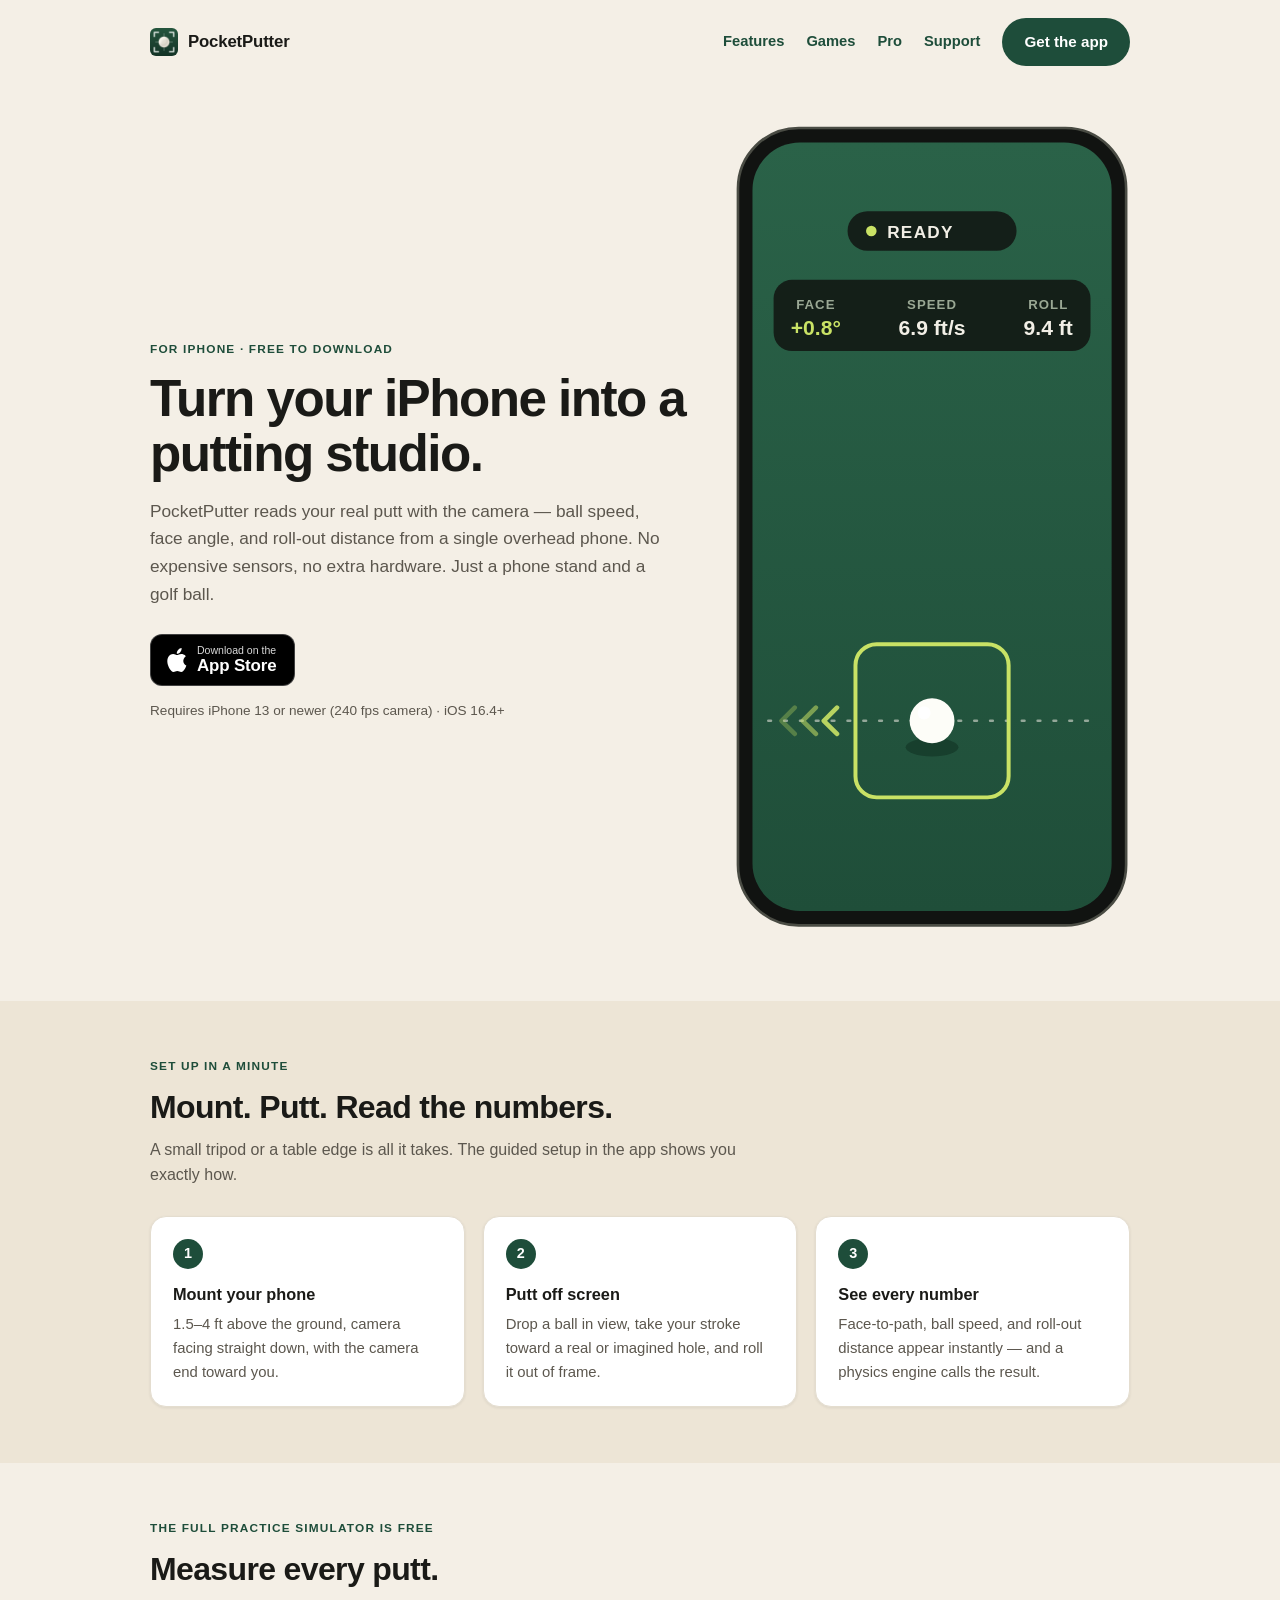
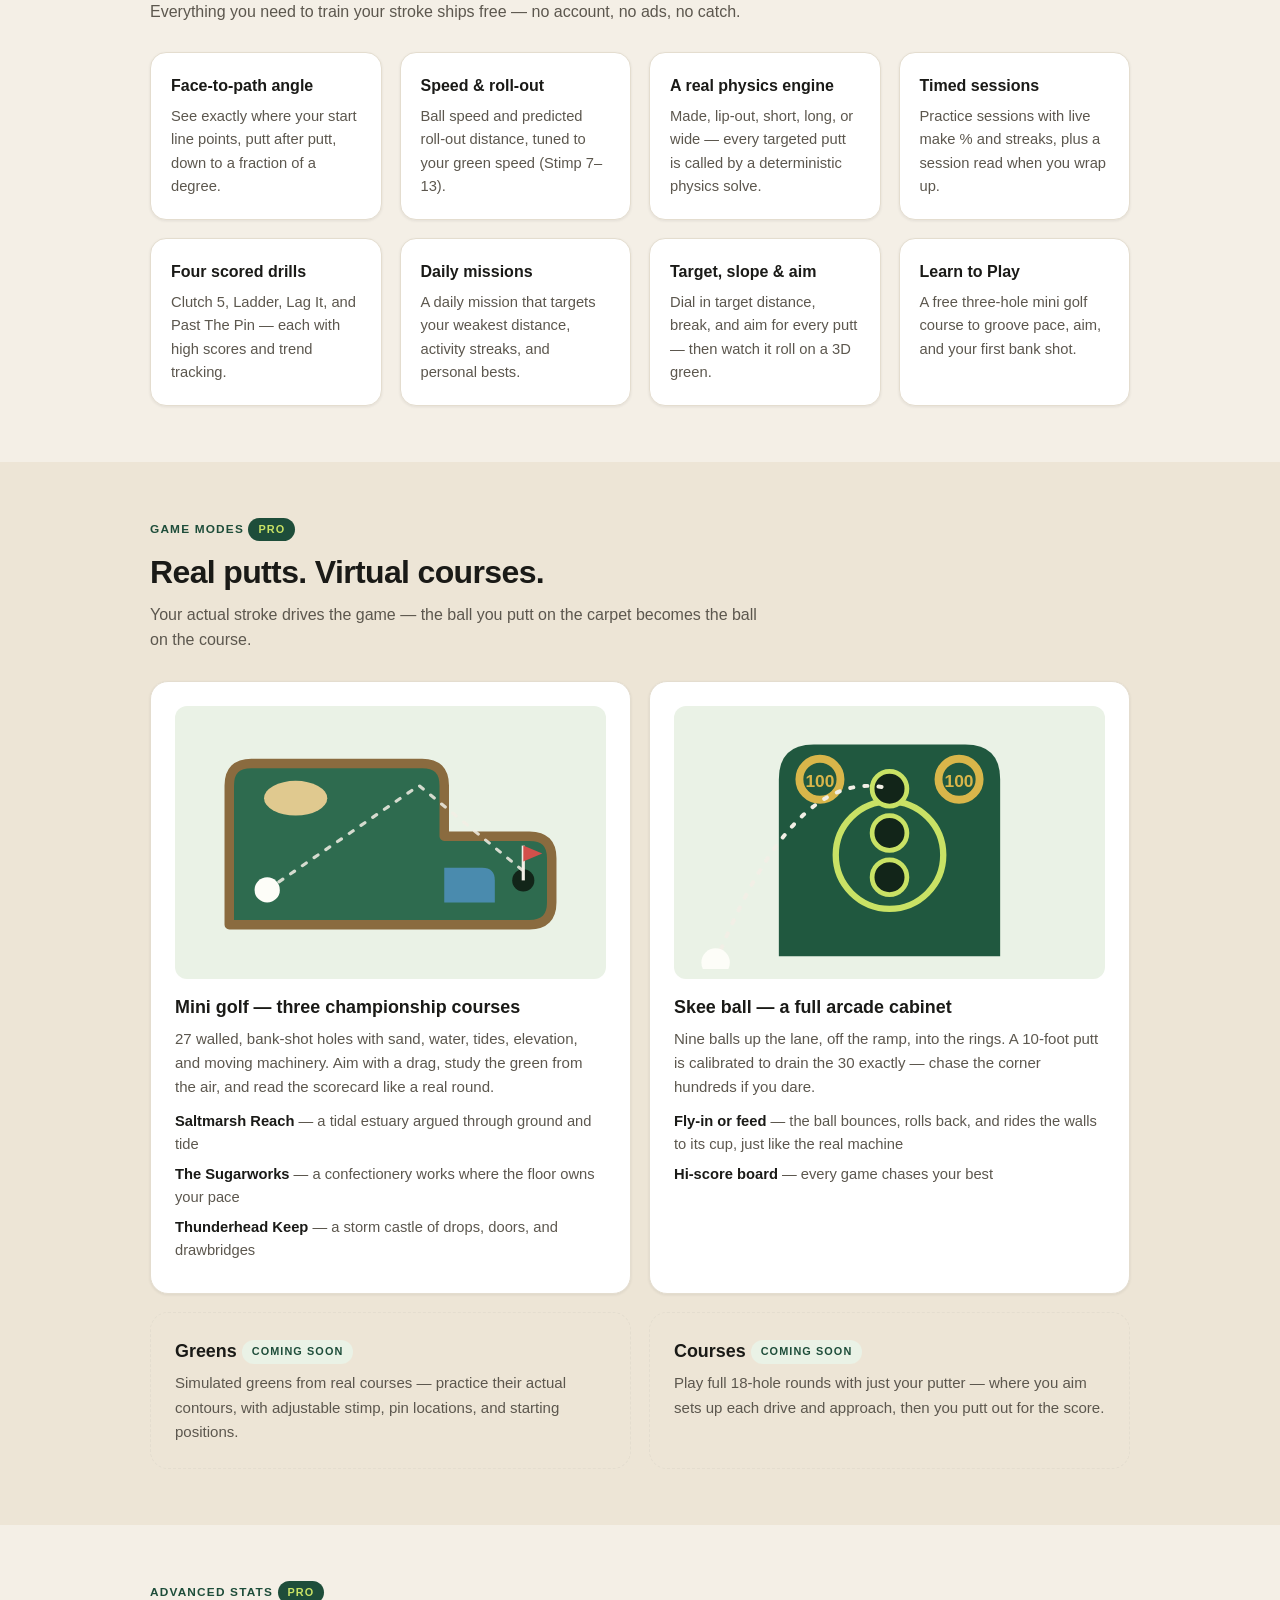
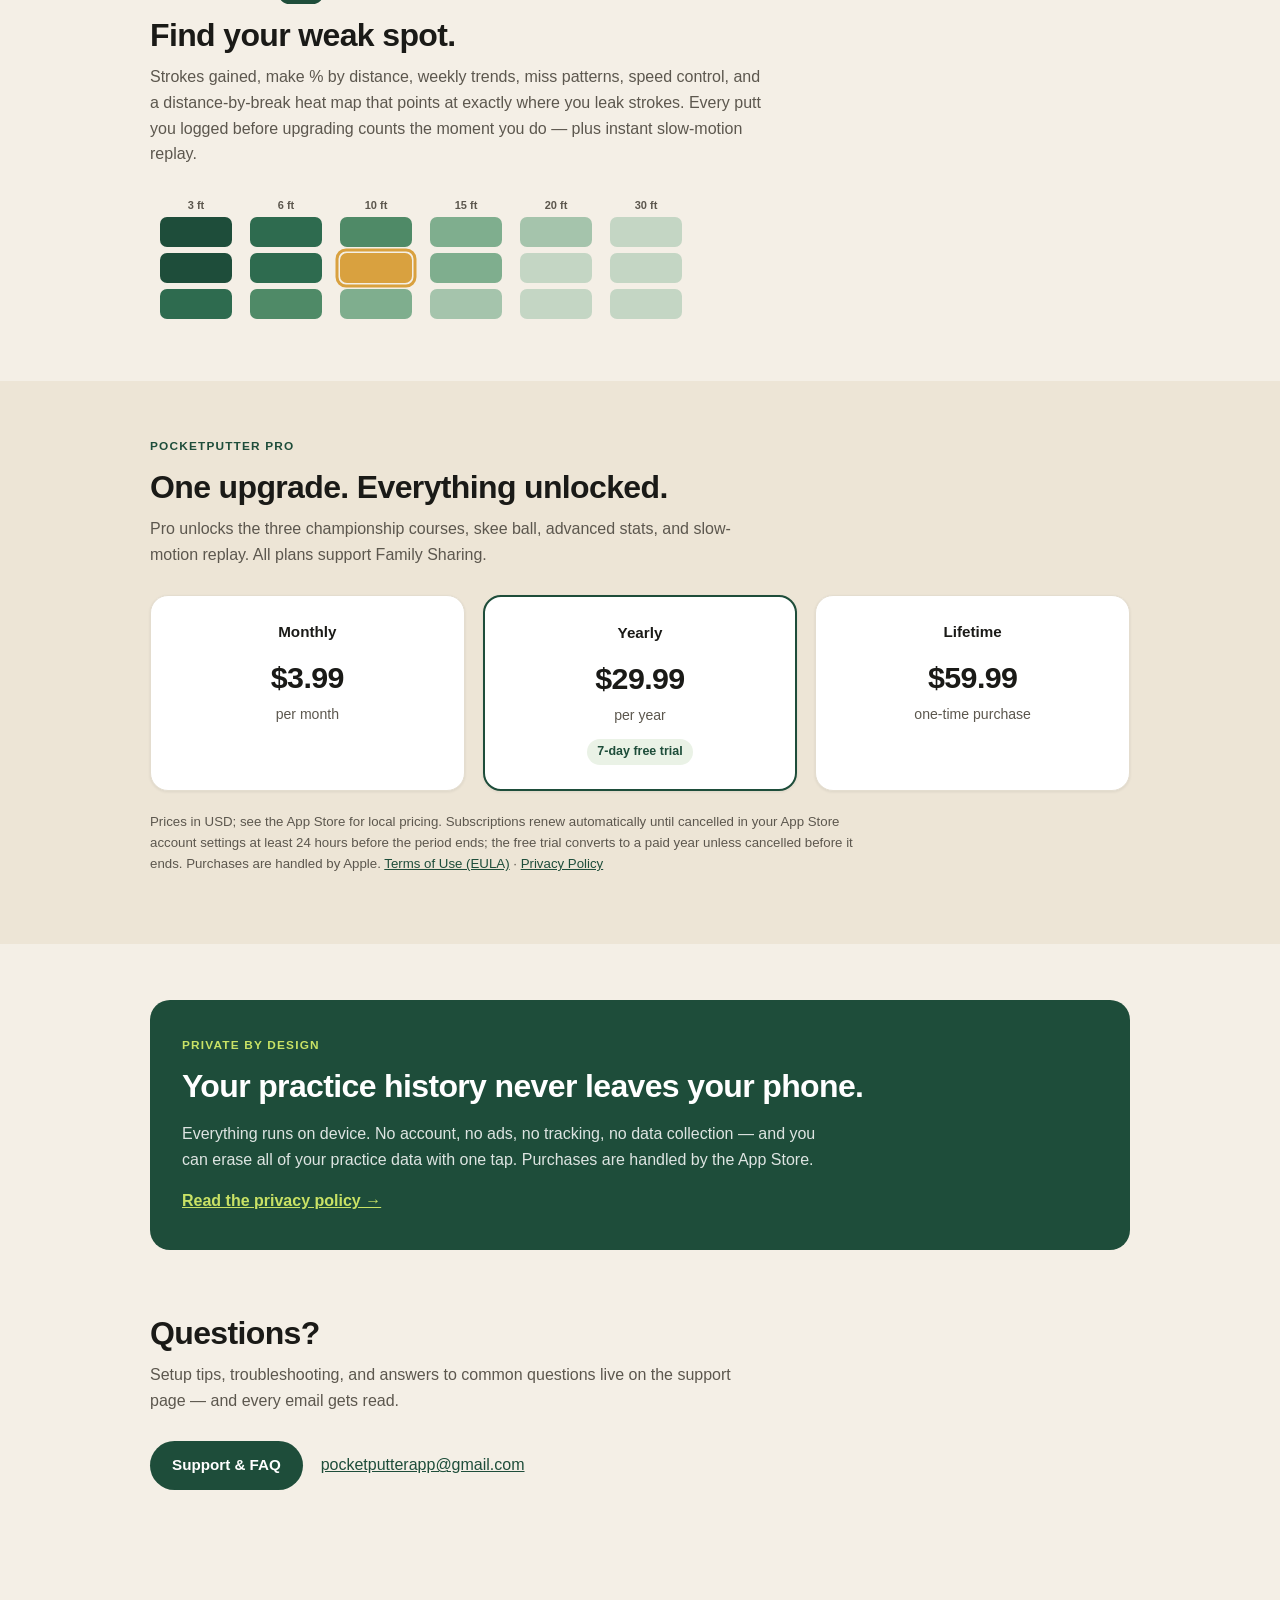
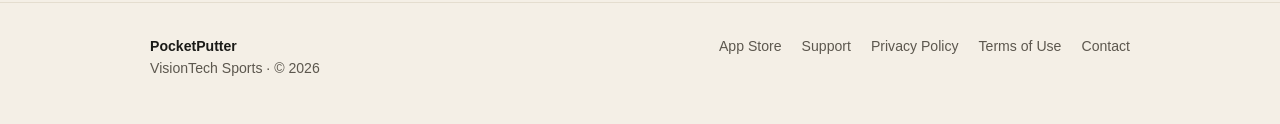
<file: index.html>
<!doctype html>
<html lang="en">
<head>
<meta charset="utf-8">
<meta name="viewport" content="width=device-width, initial-scale=1">
<title>PocketPutter — Turn your iPhone into a putting studio</title>
<meta name="description" content="PocketPutter reads your real putt with the iPhone camera — ball speed, face angle, and roll-out distance from a single overhead phone. Free on the App Store.">
<link rel="canonical" href="https://ahwang.github.io/pocketputter-site/">
<meta property="og:type" content="website">
<meta property="og:title" content="PocketPutter — Turn your iPhone into a putting studio">
<meta property="og:description" content="Ball speed, face angle, and roll-out distance from a single overhead iPhone. No sensors, no extra hardware. Free on the App Store.">
<meta property="og:url" content="https://ahwang.github.io/pocketputter-site/">
<meta property="og:image" content="https://ahwang.github.io/pocketputter-site/icon-1024.png">
<link rel="icon" type="image/png" sizes="32x32" href="favicon-32.png">
<link rel="apple-touch-icon" href="icon-180.png">
<link rel="stylesheet" href="styles.css">
</head>
<body>

<div class="wrap">
  <header class="site-header">
    <a class="brand" href="./">
      <img src="icon-64.png" width="28" height="28" alt="">
      PocketPutter
    </a>
    <nav class="site-nav site-nav--index" aria-label="Site">
      <a class="nav-link" href="#features">Features</a>
      <a class="nav-link" href="#games">Games</a>
      <a class="nav-link" href="#pro">Pro</a>
      <a class="nav-link" href="support.html">Support</a>
      <a class="btn" href="https://apps.apple.com/us/app/pocketputter-putting-simulator/id6767938857">Get&nbsp;the&nbsp;app</a>
    </nav>
  </header>
</div>

<main>

  <!-- ============ HERO ============ -->
  <section class="hero">
    <div class="wrap hero-grid">
      <div>
        <p class="eyebrow">For iPhone &middot; Free to download</p>
        <h1>Turn your iPhone into a putting studio.</h1>
        <p class="sub">PocketPutter reads your real putt with the camera &mdash; ball speed, face angle, and roll-out distance from a single overhead phone. No expensive sensors, no extra hardware. Just a phone stand and a golf ball.</p>
        <div class="hero-cta">
          <a class="appstore-badge" href="https://apps.apple.com/us/app/pocketputter-putting-simulator/id6767938857">
            <svg width="22" height="26" viewBox="0 0 22 26" aria-hidden="true" fill="#fff">
              <path d="M18.3 13.8c0-3 2.5-4.5 2.6-4.6-1.4-2-3.6-2.3-4.3-2.3-1.8-.2-3.6 1.1-4.5 1.1-.9 0-2.4-1.1-3.9-1.1-2 0-3.9 1.2-4.9 3-2.1 3.6-.5 9 1.5 12 1 1.4 2.2 3 3.7 3 1.5-.1 2-1 3.8-1s2.3 1 3.9 1c1.6 0 2.6-1.5 3.6-2.9 1.1-1.7 1.6-3.3 1.6-3.4-.1-.1-3.1-1.2-3.1-4.8zM15.4 4.9c.8-1 1.4-2.4 1.2-3.9-1.2.1-2.7.8-3.5 1.9-.8.9-1.5 2.4-1.3 3.8 1.4.1 2.8-.7 3.6-1.8z"/>
            </svg>
            <span><span class="small">Download on the</span><span class="big">App Store</span></span>
          </a>
        </div>
        <p class="fineprint">Requires iPhone&nbsp;13 or newer (240&nbsp;fps camera) &middot; iOS&nbsp;16.4+</p>
      </div>

      <div class="hero-art">
        <svg viewBox="0 0 300 610" role="img" aria-label="Illustration of the PocketPutter camera view: a golf ball centered in the detection box with face-to-path, ball speed, and distance readouts">
          <defs>
            <linearGradient id="felt" x1="0" y1="0" x2="0" y2="1">
              <stop offset="0" stop-color="#2A6248"/>
              <stop offset="1" stop-color="#1F4E39"/>
            </linearGradient>
          </defs>
          <!-- phone body -->
          <rect x="3" y="3" width="294" height="604" rx="46" fill="#111311" stroke="#4A4C44" stroke-width="2"/>
          <rect x="14" y="14" width="272" height="582" rx="36" fill="url(#felt)"/>
          <!-- READY pill -->
          <rect x="86" y="66" width="128" height="30" rx="15" fill="#10120F" opacity="0.82"/>
          <circle cx="104" cy="81" r="4" fill="#C9E265"/>
          <text x="116" y="86" font-family="-apple-system, Segoe UI, Roboto, sans-serif" font-size="13" font-weight="700" fill="#F2EFE6" letter-spacing="1">READY</text>
          <!-- metric chips -->
          <g font-family="-apple-system, Segoe UI, Roboto, sans-serif">
            <rect x="30" y="118" width="240" height="54" rx="14" fill="#10120F" opacity="0.82"/>
            <text x="62" y="140" font-size="10" font-weight="600" fill="#9AA894" text-anchor="middle" letter-spacing="0.8">FACE</text>
            <text x="62" y="160" font-size="16" font-weight="800" fill="#C9E265" text-anchor="middle">+0.8&#176;</text>
            <text x="150" y="140" font-size="10" font-weight="600" fill="#9AA894" text-anchor="middle" letter-spacing="0.8">SPEED</text>
            <text x="150" y="160" font-size="16" font-weight="800" fill="#F2EFE6" text-anchor="middle">6.9 ft/s</text>
            <text x="238" y="140" font-size="10" font-weight="600" fill="#9AA894" text-anchor="middle" letter-spacing="0.8">ROLL</text>
            <text x="238" y="160" font-size="16" font-weight="800" fill="#F2EFE6" text-anchor="middle">9.4 ft</text>
          </g>
          <!-- target line -->
          <line x1="26" y1="452" x2="274" y2="452" stroke="#F2EFE6" stroke-width="2" stroke-dasharray="2 10" opacity="0.55" stroke-linecap="round"/>
          <!-- detection box -->
          <rect x="92" y="394" width="116" height="116" rx="16" fill="none" stroke="#C9E265" stroke-width="3"/>
          <!-- ball -->
          <ellipse cx="150" cy="472" rx="20" ry="7" fill="#0E2C1F" opacity="0.5"/>
          <circle cx="150" cy="452" r="17" fill="#FDFDF8"/>
          <circle cx="144" cy="446" r="5" fill="#FFFFFF" opacity="0.9"/>
          <!-- exit chevrons (ball exits left) -->
          <g stroke="#C9E265" stroke-width="3.5" stroke-linecap="round" stroke-linejoin="round" fill="none" opacity="0.9">
            <path d="M78 442 l-10 10 l10 10"/>
            <path d="M62 442 l-10 10 l10 10" opacity="0.6"/>
            <path d="M46 442 l-10 10 l10 10" opacity="0.35"/>
          </g>
        </svg>
      </div>
    </div>
  </section>

  <!-- ============ HOW IT WORKS ============ -->
  <section class="section section--alt" id="how">
    <div class="wrap">
      <p class="eyebrow">Set up in a minute</p>
      <h2>Mount. Putt. Read the numbers.</h2>
      <p class="lede">A small tripod or a table edge is all it takes. The guided setup in the app shows you exactly how.</p>
      <div class="steps">
        <div class="step">
          <span class="num">1</span>
          <h3>Mount your phone</h3>
          <p>1.5&ndash;4 ft above the ground, camera facing straight down, with the camera end toward you.</p>
        </div>
        <div class="step">
          <span class="num">2</span>
          <h3>Putt off screen</h3>
          <p>Drop a ball in view, take your stroke toward a real or imagined hole, and roll it out of frame.</p>
        </div>
        <div class="step">
          <span class="num">3</span>
          <h3>See every number</h3>
          <p>Face-to-path, ball speed, and roll-out distance appear instantly &mdash; and a physics engine calls the result.</p>
        </div>
      </div>
    </div>
  </section>

  <!-- ============ FREE FEATURES ============ -->
  <section class="section" id="features">
    <div class="wrap">
      <p class="eyebrow">The full practice simulator is free</p>
      <h2>Measure every putt.</h2>
      <p class="lede">Everything you need to train your stroke ships free &mdash; no account, no ads, no catch.</p>
      <div class="features">
        <div class="feature">
          <h3>Face-to-path angle</h3>
          <p>See exactly where your start line points, putt after putt, down to a fraction of a degree.</p>
        </div>
        <div class="feature">
          <h3>Speed &amp; roll-out</h3>
          <p>Ball speed and predicted roll-out distance, tuned to your green speed (Stimp 7&ndash;13).</p>
        </div>
        <div class="feature">
          <h3>A real physics engine</h3>
          <p>Made, lip-out, short, long, or wide &mdash; every targeted putt is called by a deterministic physics solve.</p>
        </div>
        <div class="feature">
          <h3>Timed sessions</h3>
          <p>Practice sessions with live make&nbsp;% and streaks, plus a session read when you wrap up.</p>
        </div>
        <div class="feature">
          <h3>Four scored drills</h3>
          <p>Clutch&nbsp;5, Ladder, Lag&nbsp;It, and Past&nbsp;The&nbsp;Pin &mdash; each with high scores and trend tracking.</p>
        </div>
        <div class="feature">
          <h3>Daily missions</h3>
          <p>A daily mission that targets your weakest distance, activity streaks, and personal bests.</p>
        </div>
        <div class="feature">
          <h3>Target, slope &amp; aim</h3>
          <p>Dial in target distance, break, and aim for every putt &mdash; then watch it roll on a 3D green.</p>
        </div>
        <div class="feature">
          <h3>Learn to Play</h3>
          <p>A free three-hole mini golf course to groove pace, aim, and your first bank shot.</p>
        </div>
      </div>
    </div>
  </section>

  <!-- ============ GAMES ============ -->
  <section class="section section--alt" id="games">
    <div class="wrap">
      <p class="eyebrow">Game modes <span class="pro-pill">PRO</span></p>
      <h2>Real putts. Virtual courses.</h2>
      <p class="lede">Your actual stroke drives the game &mdash; the ball you putt on the carpet becomes the ball on the course.</p>
      <div class="games-grid">
        <div class="game-card">
          <div class="art">
            <svg viewBox="0 0 260 160" role="img" aria-label="Top-down plan of a mini golf hole with a banked aim line to the cup">
              <path d="M28 132 L28 44 Q28 30 42 30 L150 30 Q164 30 164 44 L164 76 L218 76 Q232 76 232 90 L232 118 Q232 132 218 132 Z"
                    fill="#2E6B4F" stroke="#8A6B3F" stroke-width="6" stroke-linejoin="round"/>
              <ellipse cx="70" cy="52" rx="20" ry="11" fill="#E0C98F"/>
              <path d="M164 96 L188 96 Q196 96 196 104 L196 118 L164 118 Z" fill="#4E8FB8" opacity="0.9"/>
              <circle cx="214" cy="104" r="7" fill="#122519"/>
              <line x1="214" y1="104" x2="214" y2="82" stroke="#F2EFE6" stroke-width="2"/>
              <path d="M214 82 l12 5 l-12 5 z" fill="#D2504B"/>
              <polyline points="52,110 148,44 214,98" fill="none" stroke="#F2EFE6" stroke-width="2" stroke-dasharray="3 6" opacity="0.85" stroke-linecap="round"/>
              <circle cx="52" cy="110" r="8" fill="#FDFDF8"/>
            </svg>
          </div>
          <h3>Mini golf &mdash; three championship courses</h3>
          <p>27 walled, bank-shot holes with sand, water, tides, elevation, and moving machinery. Aim with a drag, study the green from the air, and read the scorecard like a real round.</p>
          <ul class="course-list">
            <li><strong>Saltmarsh Reach</strong> &mdash; a tidal estuary argued through ground and tide</li>
            <li><strong>The Sugarworks</strong> &mdash; a confectionery works where the floor owns your pace</li>
            <li><strong>Thunderhead Keep</strong> &mdash; a storm castle of drops, doors, and drawbridges</li>
          </ul>
        </div>
        <div class="game-card">
          <div class="art">
            <svg viewBox="0 0 260 160" role="img" aria-label="A skee ball board with scoring rings and the ball&#8217;s arc into a cup">
              <path d="M60 152 L60 40 Q60 18 82 18 L178 18 Q200 18 200 40 L200 152 Z" fill="#20583F"/>
              <circle cx="86" cy="40" r="13" fill="none" stroke="#D9B64A" stroke-width="5"/>
              <circle cx="174" cy="40" r="13" fill="none" stroke="#D9B64A" stroke-width="5"/>
              <circle cx="130" cy="88" r="34" fill="none" stroke="#C9E265" stroke-width="4"/>
              <circle cx="130" cy="46" r="11" fill="#122519" stroke="#C9E265" stroke-width="3"/>
              <circle cx="130" cy="74" r="11" fill="#122519" stroke="#C9E265" stroke-width="3"/>
              <circle cx="130" cy="102" r="11" fill="#122519" stroke="#C9E265" stroke-width="3"/>
              <path d="M20 156 Q70 30 130 46" fill="none" stroke="#F2EFE6" stroke-width="2.5" stroke-dasharray="2 7" stroke-linecap="round"/>
              <circle cx="20" cy="156" r="9" fill="#FDFDF8"/>
              <text x="86" y="45" font-family="-apple-system, Segoe UI, Roboto, sans-serif" font-size="11" font-weight="800" fill="#D9B64A" text-anchor="middle">100</text>
              <text x="174" y="45" font-family="-apple-system, Segoe UI, Roboto, sans-serif" font-size="11" font-weight="800" fill="#D9B64A" text-anchor="middle">100</text>
            </svg>
          </div>
          <h3>Skee ball &mdash; a full arcade cabinet</h3>
          <p>Nine balls up the lane, off the ramp, into the rings. A 10-foot putt is calibrated to drain the 30 exactly &mdash; chase the corner hundreds if you dare.</p>
          <ul class="course-list">
            <li><strong>Fly-in or feed</strong> &mdash; the ball bounces, rolls back, and rides the walls to its cup, just like the real machine</li>
            <li><strong>Hi-score board</strong> &mdash; every game chases your best</li>
          </ul>
        </div>
      </div>
      <div class="games-grid" style="margin-top: 18px;">
        <div class="game-card game-card--soon">
          <h3>Greens <span class="soon-pill">COMING&nbsp;SOON</span></h3>
          <p>Simulated greens from real courses &mdash; practice their actual contours, with adjustable stimp, pin locations, and starting positions.</p>
        </div>
        <div class="game-card game-card--soon">
          <h3>Courses <span class="soon-pill">COMING&nbsp;SOON</span></h3>
          <p>Play full 18-hole rounds with just your putter &mdash; where you aim sets up each drive and approach, then you putt out for the score.</p>
        </div>
      </div>
    </div>
  </section>

  <!-- ============ STATS ============ -->
  <section class="section" id="stats">
    <div class="wrap">
      <p class="eyebrow">Advanced stats <span class="pro-pill">PRO</span></p>
      <h2>Find your weak spot.</h2>
      <p class="lede">Strokes gained, make&nbsp;% by distance, weekly trends, miss patterns, speed control, and a distance-by-break heat map that points at exactly where you leak strokes. Every putt you logged before upgrading counts the moment you do &mdash; plus instant slow-motion replay.</p>
      <svg viewBox="0 0 560 130" role="img" aria-label="A make-percentage heat map by distance and break, with one weak cell highlighted" style="max-width:560px; display:block;">
        <g font-family="-apple-system, Segoe UI, Roboto, sans-serif" font-size="11" font-weight="600" style="fill: var(--muted);">
          <text x="46" y="14" text-anchor="middle">3 ft</text>
          <text x="136" y="14" text-anchor="middle">6 ft</text>
          <text x="226" y="14" text-anchor="middle">10 ft</text>
          <text x="316" y="14" text-anchor="middle">15 ft</text>
          <text x="406" y="14" text-anchor="middle">20 ft</text>
          <text x="496" y="14" text-anchor="middle">30 ft</text>
        </g>
        <g>
          <rect x="10" y="22" width="72" height="30" rx="7" fill="#1E4D3A"/>
          <rect x="100" y="22" width="72" height="30" rx="7" fill="#2E6B4F"/>
          <rect x="190" y="22" width="72" height="30" rx="7" fill="#4F8A67"/>
          <rect x="280" y="22" width="72" height="30" rx="7" fill="#7FAE8E"/>
          <rect x="370" y="22" width="72" height="30" rx="7" fill="#A5C4AC"/>
          <rect x="460" y="22" width="72" height="30" rx="7" fill="#C4D6C4"/>
          <rect x="10" y="58" width="72" height="30" rx="7" fill="#1E4D3A"/>
          <rect x="100" y="58" width="72" height="30" rx="7" fill="#2E6B4F"/>
          <rect x="190" y="58" width="72" height="30" rx="7" fill="#D9A13F"/>
          <rect x="280" y="58" width="72" height="30" rx="7" fill="#7FAE8E"/>
          <rect x="370" y="58" width="72" height="30" rx="7" fill="#C4D6C4"/>
          <rect x="460" y="58" width="72" height="30" rx="7" fill="#C4D6C4"/>
          <rect x="10" y="94" width="72" height="30" rx="7" fill="#2E6B4F"/>
          <rect x="100" y="94" width="72" height="30" rx="7" fill="#4F8A67"/>
          <rect x="190" y="94" width="72" height="30" rx="7" fill="#7FAE8E"/>
          <rect x="280" y="94" width="72" height="30" rx="7" fill="#A5C4AC"/>
          <rect x="370" y="94" width="72" height="30" rx="7" fill="#C4D6C4"/>
          <rect x="460" y="94" width="72" height="30" rx="7" fill="#C4D6C4"/>
        </g>
        <rect x="187" y="55" width="78" height="36" rx="9" fill="none" stroke="#D9A13F" stroke-width="3"/>
      </svg>
    </div>
  </section>

  <!-- ============ PRO / PRICING ============ -->
  <section class="section section--alt" id="pro">
    <div class="wrap">
      <p class="eyebrow">PocketPutter Pro</p>
      <h2>One upgrade. Everything unlocked.</h2>
      <p class="lede">Pro unlocks the three championship courses, skee ball, advanced stats, and slow-motion replay. All plans support Family Sharing.</p>
      <div class="plans">
        <div class="plan">
          <p class="plan-name">Monthly</p>
          <p class="plan-price">$3.99</p>
          <p class="plan-term">per month</p>
        </div>
        <div class="plan plan--hero">
          <p class="plan-name">Yearly</p>
          <p class="plan-price">$29.99</p>
          <p class="plan-term">per year</p>
          <span class="plan-note">7-day free trial</span>
        </div>
        <div class="plan">
          <p class="plan-name">Lifetime</p>
          <p class="plan-price">$59.99</p>
          <p class="plan-term">one-time purchase</p>
        </div>
      </div>
      <p class="pricing-fineprint">Prices in USD; see the App Store for local pricing. Subscriptions renew automatically until cancelled in your App Store account settings at least 24 hours before the period ends; the free trial converts to a paid year unless cancelled before it ends. Purchases are handled by Apple. <a href="https://www.apple.com/legal/internet-services/itunes/dev/stdeula/">Terms of Use (EULA)</a> &middot; <a href="privacy.html">Privacy Policy</a></p>
    </div>
  </section>

  <!-- ============ PRIVACY ============ -->
  <section class="section">
    <div class="wrap">
      <div class="privacy-band">
        <p class="eyebrow" style="color:#C9E265;">Private by design</p>
        <h2>Your practice history never leaves your phone.</h2>
        <p>Everything runs on device. No account, no ads, no tracking, no data collection &mdash; and you can erase all of your practice data with one tap. Purchases are handled by the App Store.</p>
        <p style="margin-bottom:0;"><a href="privacy.html">Read the privacy policy &rarr;</a></p>
      </div>
    </div>
  </section>

  <!-- ============ SUPPORT CTA ============ -->
  <section class="section" id="support" style="padding-top:8px;">
    <div class="wrap">
      <h2>Questions?</h2>
      <p class="lede">Setup tips, troubleshooting, and answers to common questions live on the support page &mdash; and every email gets read.</p>
      <p>
        <a class="btn" href="support.html">Support &amp; FAQ</a>
        &nbsp;&nbsp;
        <a href="mailto:pocketputterapp@gmail.com">pocketputterapp@gmail.com</a>
      </p>
    </div>
  </section>

</main>

<footer class="site-footer">
  <div class="wrap footer-grid">
    <div>
      <strong style="color:var(--ink);">PocketPutter</strong><br>
      VisionTech Sports &middot; &copy; 2026
    </div>
    <nav class="footer-links" aria-label="Footer">
      <a href="https://apps.apple.com/us/app/pocketputter-putting-simulator/id6767938857">App Store</a>
      <a href="support.html">Support</a>
      <a href="privacy.html">Privacy Policy</a>
      <a href="https://www.apple.com/legal/internet-services/itunes/dev/stdeula/">Terms of Use</a>
      <a href="mailto:pocketputterapp@gmail.com">Contact</a>
    </nav>
  </div>
</footer>

</body>
</html>
</file>
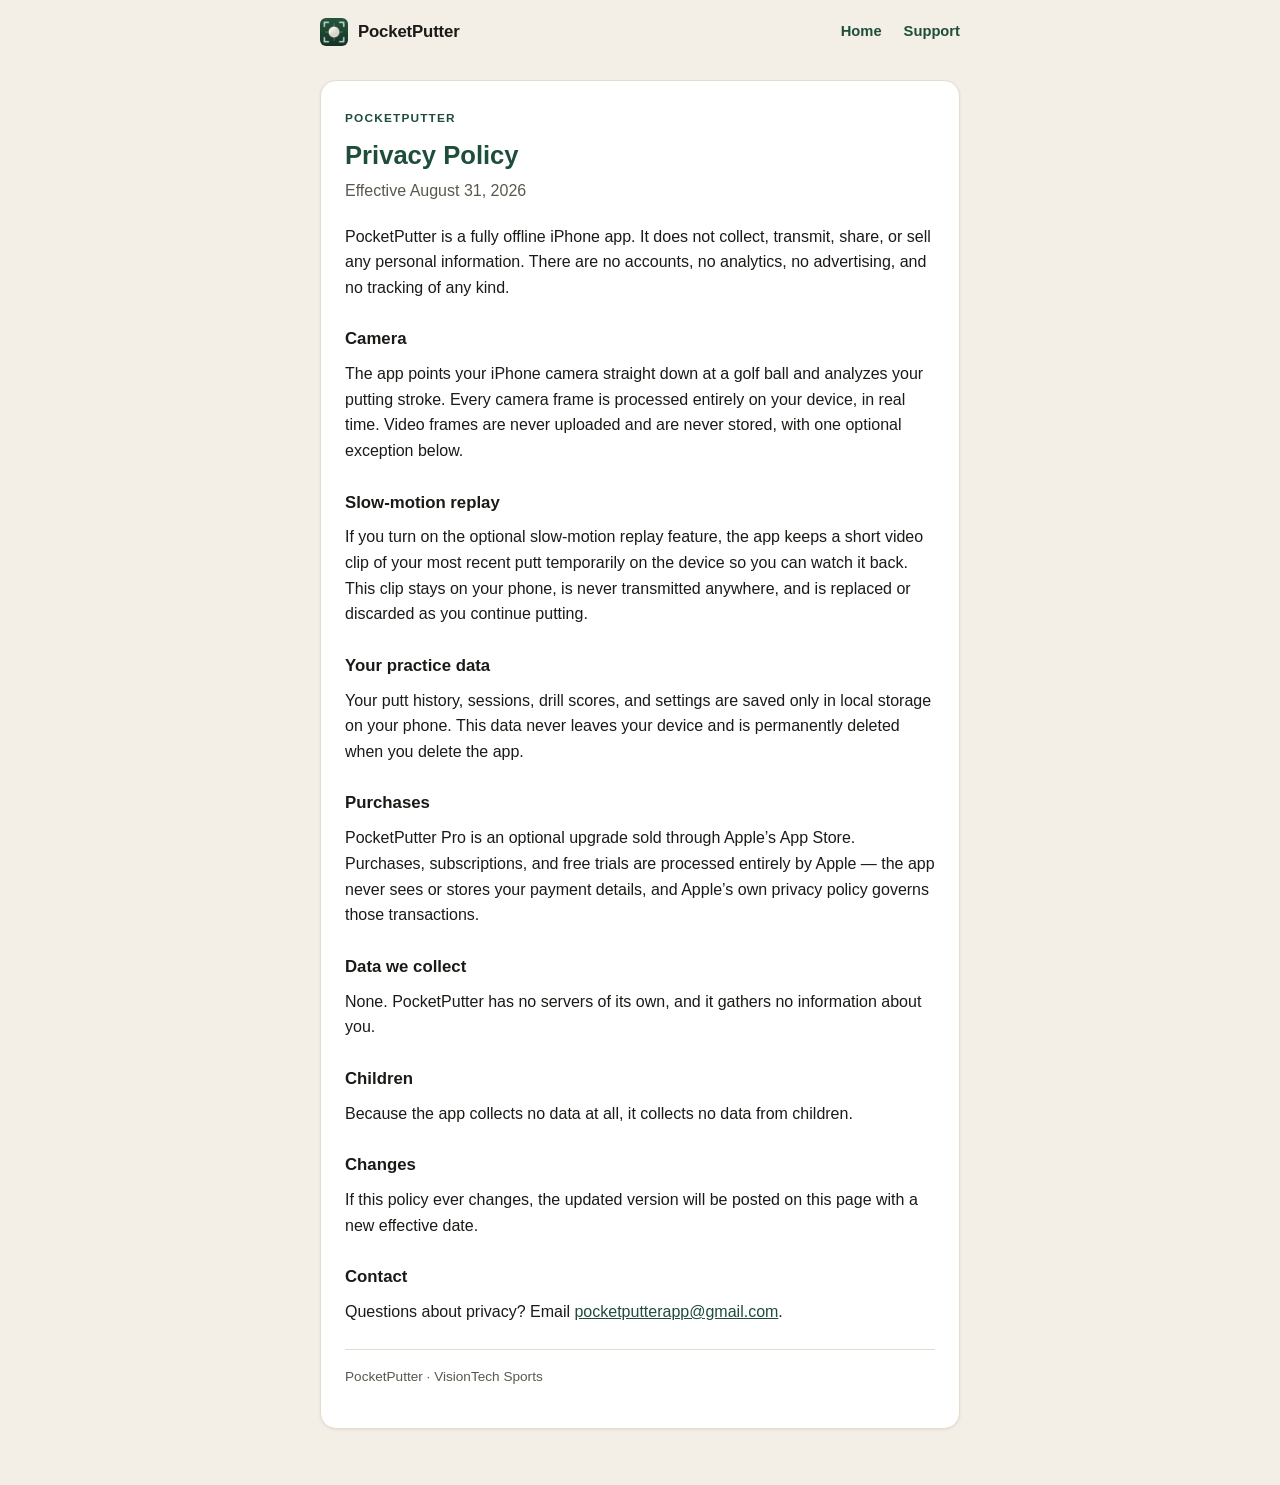
<file: privacy.html>
<!doctype html>
<html lang="en">
<head>
<meta charset="utf-8">
<meta name="viewport" content="width=device-width, initial-scale=1">
<title>PocketPutter Privacy Policy</title>
<meta name="description" content="PocketPutter's privacy policy. The app is fully offline — no accounts, no analytics, no advertising, and no tracking of any kind.">
<link rel="canonical" href="https://ahwang.github.io/pocketputter-site/privacy.html">
<link rel="icon" type="image/png" sizes="32x32" href="favicon-32.png">
<link rel="apple-touch-icon" href="icon-180.png">
<link rel="stylesheet" href="styles.css">
</head>
<body>
  <div class="wrap wrap--narrow">
    <header class="site-header">
      <a class="brand" href="./">
        <img src="icon-64.png" width="28" height="28" alt="">
        PocketPutter
      </a>
      <nav class="site-nav" aria-label="Site">
        <a class="nav-link" href="./">Home</a>
        <a class="nav-link" href="support.html">Support</a>
      </nav>
    </header>
  </div>

  <main class="doc-wrap">
    <div class="doc-card">
      <p class="eyebrow">PocketPutter</p>
      <h1>Privacy Policy</h1>
      <p class="updated">Effective August 31, 2026</p>

      <p>PocketPutter is a fully offline iPhone app. It does not collect, transmit, share, or sell any personal information. There are no accounts, no analytics, no advertising, and no tracking of any kind.</p>

      <h2>Camera</h2>
      <p>The app points your iPhone camera straight down at a golf ball and analyzes your putting stroke. Every camera frame is processed entirely on your device, in real time. Video frames are never uploaded and are never stored, with one optional exception below.</p>

      <h2>Slow-motion replay</h2>
      <p>If you turn on the optional slow-motion replay feature, the app keeps a short video clip of your most recent putt temporarily on the device so you can watch it back. This clip stays on your phone, is never transmitted anywhere, and is replaced or discarded as you continue putting.</p>

      <h2>Your practice data</h2>
      <p>Your putt history, sessions, drill scores, and settings are saved only in local storage on your phone. This data never leaves your device and is permanently deleted when you delete the app.</p>

      <h2>Purchases</h2>
      <p>PocketPutter Pro is an optional upgrade sold through Apple&rsquo;s App&nbsp;Store. Purchases, subscriptions, and free trials are processed entirely by Apple &mdash; the app never sees or stores your payment details, and Apple&rsquo;s own privacy policy governs those transactions.</p>

      <h2>Data we collect</h2>
      <p>None. PocketPutter has no servers of its own, and it gathers no information about you.</p>

      <h2>Children</h2>
      <p>Because the app collects no data at all, it collects no data from children.</p>

      <h2>Changes</h2>
      <p>If this policy ever changes, the updated version will be posted on this page with a new effective date.</p>

      <h2>Contact</h2>
      <p>Questions about privacy? Email <a href="mailto:pocketputterapp@gmail.com">pocketputterapp@gmail.com</a>.</p>

      <p class="foot">PocketPutter &middot; VisionTech Sports</p>
    </div>
  </main>
</body>
</html>
</file>
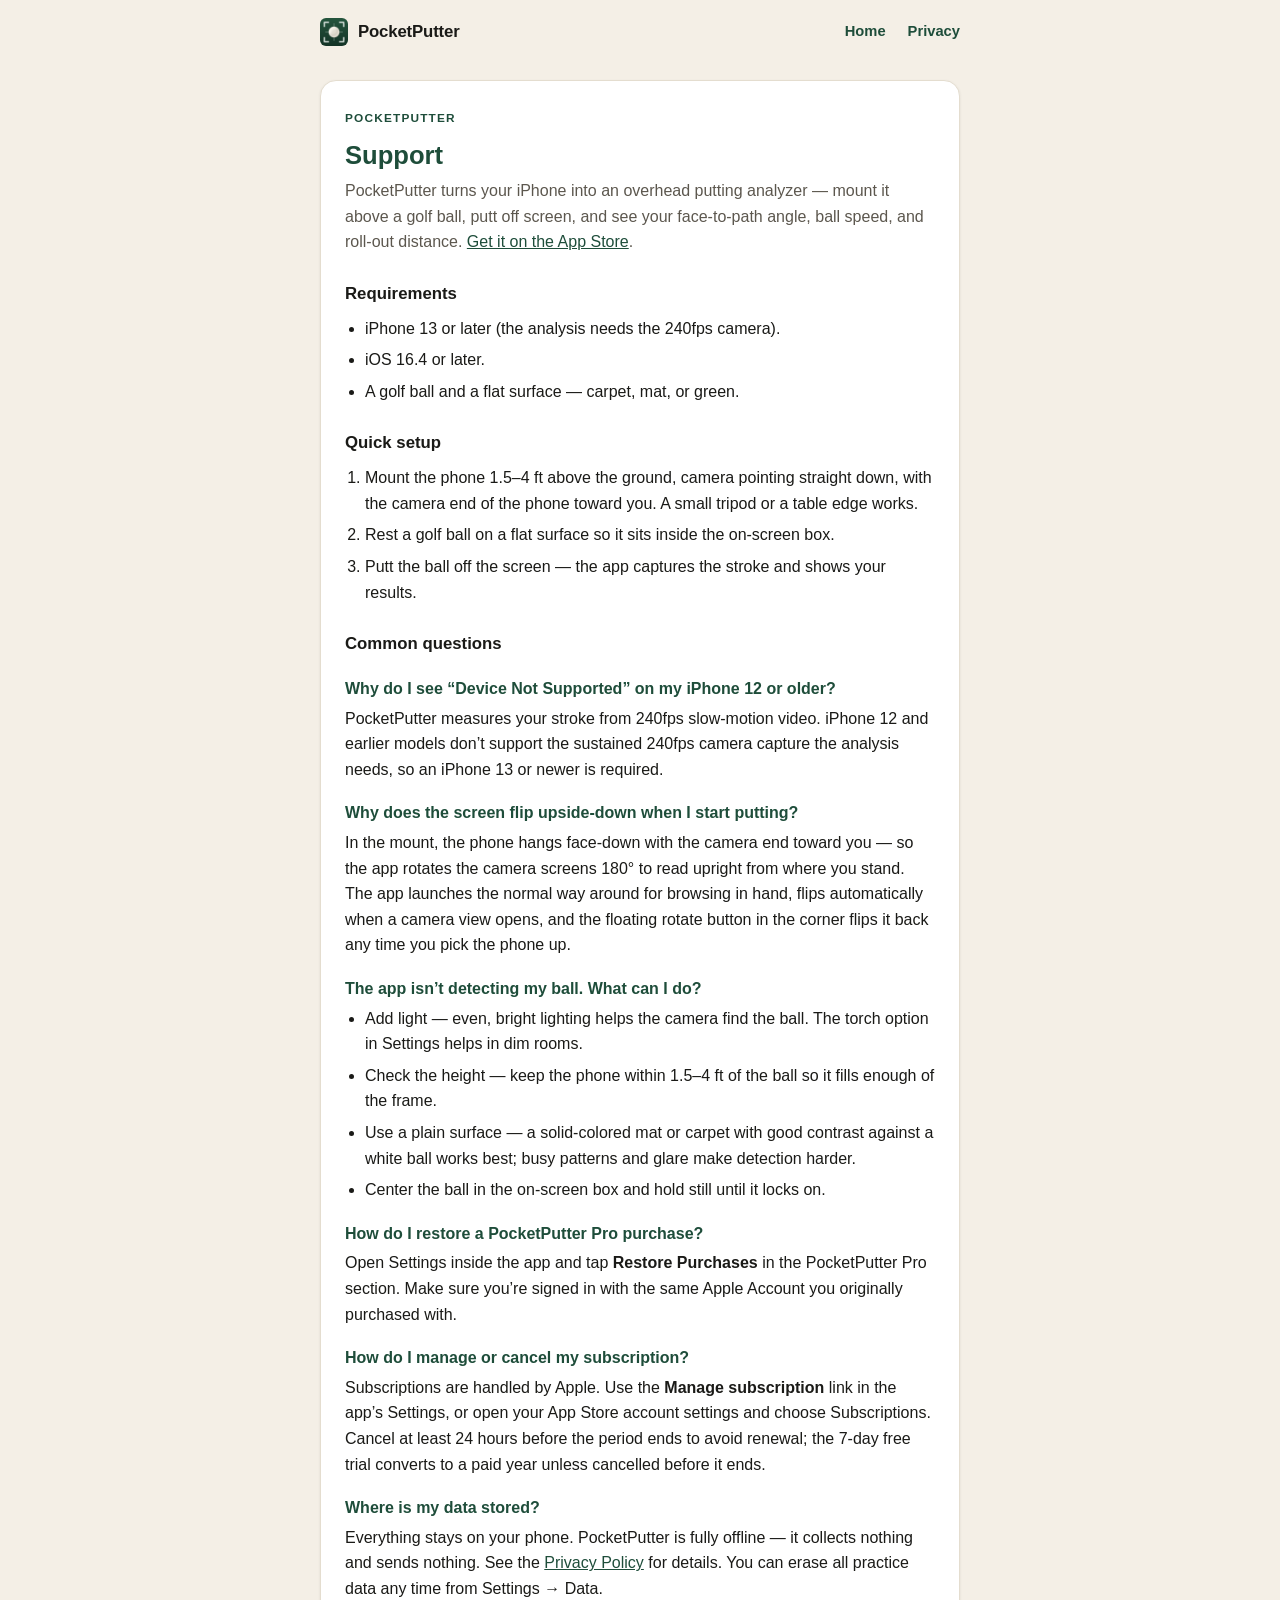
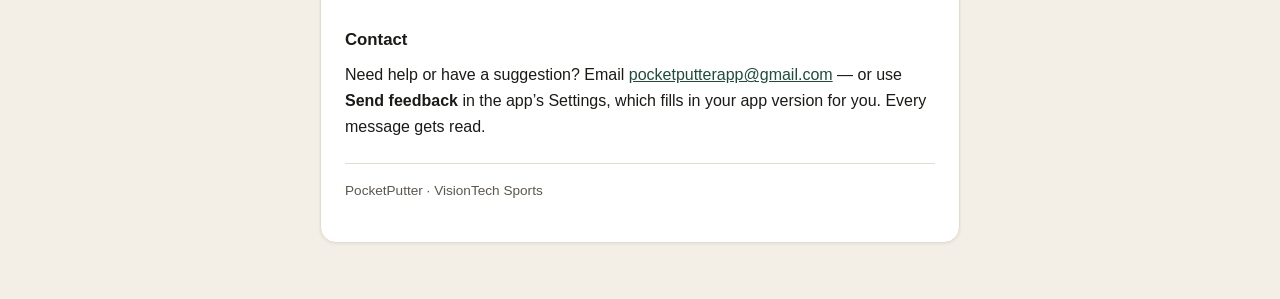
<file: support.html>
<!doctype html>
<html lang="en">
<head>
<meta charset="utf-8">
<meta name="viewport" content="width=device-width, initial-scale=1">
<title>PocketPutter Support</title>
<meta name="description" content="Setup guide, troubleshooting, and frequently asked questions for PocketPutter, the iPhone putting analyzer.">
<link rel="canonical" href="https://ahwang.github.io/pocketputter-site/support.html">
<link rel="icon" type="image/png" sizes="32x32" href="favicon-32.png">
<link rel="apple-touch-icon" href="icon-180.png">
<link rel="stylesheet" href="styles.css">
</head>
<body>
  <div class="wrap wrap--narrow">
    <header class="site-header">
      <a class="brand" href="./">
        <img src="icon-64.png" width="28" height="28" alt="">
        PocketPutter
      </a>
      <nav class="site-nav" aria-label="Site">
        <a class="nav-link" href="./">Home</a>
        <a class="nav-link" href="privacy.html">Privacy</a>
      </nav>
    </header>
  </div>

  <main class="doc-wrap">
    <div class="doc-card">
      <p class="eyebrow">PocketPutter</p>
      <h1>Support</h1>
      <p class="lede">PocketPutter turns your iPhone into an overhead putting analyzer &mdash; mount it above a golf ball, putt off screen, and see your face-to-path angle, ball speed, and roll-out distance. <a href="https://apps.apple.com/us/app/pocketputter-putting-simulator/id6767938857">Get it on the App&nbsp;Store</a>.</p>

      <h2>Requirements</h2>
      <ul>
        <li>iPhone 13 or later (the analysis needs the 240fps camera).</li>
        <li>iOS 16.4 or later.</li>
        <li>A golf ball and a flat surface &mdash; carpet, mat, or green.</li>
      </ul>

      <h2>Quick setup</h2>
      <ol>
        <li>Mount the phone 1.5&ndash;4 ft above the ground, camera pointing straight down, with the camera end of the phone toward you. A small tripod or a table edge works.</li>
        <li>Rest a golf ball on a flat surface so it sits inside the on-screen box.</li>
        <li>Putt the ball off the screen &mdash; the app captures the stroke and shows your results.</li>
      </ol>

      <h2>Common questions</h2>

      <h3 class="q">Why do I see &ldquo;Device Not Supported&rdquo; on my iPhone 12 or older?</h3>
      <p>PocketPutter measures your stroke from 240fps slow-motion video. iPhone 12 and earlier models don&rsquo;t support the sustained 240fps camera capture the analysis needs, so an iPhone 13 or newer is required.</p>

      <h3 class="q">Why does the screen flip upside-down when I start putting?</h3>
      <p>In the mount, the phone hangs face-down with the camera end toward you &mdash; so the app rotates the camera screens 180&deg; to read upright from where you stand. The app launches the normal way around for browsing in hand, flips automatically when a camera view opens, and the floating rotate button in the corner flips it back any time you pick the phone up.</p>

      <h3 class="q">The app isn&rsquo;t detecting my ball. What can I do?</h3>
      <ul>
        <li>Add light &mdash; even, bright lighting helps the camera find the ball. The torch option in Settings helps in dim rooms.</li>
        <li>Check the height &mdash; keep the phone within 1.5&ndash;4 ft of the ball so it fills enough of the frame.</li>
        <li>Use a plain surface &mdash; a solid-colored mat or carpet with good contrast against a white ball works best; busy patterns and glare make detection harder.</li>
        <li>Center the ball in the on-screen box and hold still until it locks on.</li>
      </ul>

      <h3 class="q">How do I restore a PocketPutter Pro purchase?</h3>
      <p>Open Settings inside the app and tap <strong>Restore Purchases</strong> in the PocketPutter Pro section. Make sure you&rsquo;re signed in with the same Apple Account you originally purchased with.</p>

      <h3 class="q">How do I manage or cancel my subscription?</h3>
      <p>Subscriptions are handled by Apple. Use the <strong>Manage subscription</strong> link in the app&rsquo;s Settings, or open your App Store account settings and choose Subscriptions. Cancel at least 24 hours before the period ends to avoid renewal; the 7-day free trial converts to a paid year unless cancelled before it ends.</p>

      <h3 class="q">Where is my data stored?</h3>
      <p>Everything stays on your phone. PocketPutter is fully offline &mdash; it collects nothing and sends nothing. See the <a href="privacy.html">Privacy Policy</a> for details. You can erase all practice data any time from Settings &rarr; Data.</p>

      <h2>Contact</h2>
      <p>Need help or have a suggestion? Email <a href="mailto:pocketputterapp@gmail.com">pocketputterapp@gmail.com</a> &mdash; or use <strong>Send feedback</strong> in the app&rsquo;s Settings, which fills in your app version for you. Every message gets read.</p>

      <p class="foot">PocketPutter &middot; VisionTech Sports</p>
    </div>
  </main>
</body>
</html>
</file>
<file: styles.css>
/* PocketPutter site — shared styles (Clubhouse palette) */

:root {
  --bg: #F4EFE6;
  --bg-alt: #EDE5D6;
  --card: #FFFFFF;
  --ink: #1A1A17;
  --muted: #5C574E;
  --green: #1E4D3A;
  --green-deep: #143528;
  --green-ink: #1E4D3A;      /* green used as text/link color */
  --lime: #C9E265;
  --line: #E4DDCF;
  --chip: #EAF2E6;
  --shadow: 0 1px 3px rgba(26, 26, 23, 0.08);
}

@media (prefers-color-scheme: dark) {
  :root {
    --bg: #14130F;
    --bg-alt: #191813;
    --card: #1E1D17;
    --ink: #F0ECE1;
    --muted: #A69F90;
    --green: #1E4D3A;
    --green-deep: #143528;
    --green-ink: #8CC4A8;
    --lime: #C9E265;
    --line: #2B2A22;
    --chip: #23281F;
    --shadow: 0 1px 3px rgba(0, 0, 0, 0.4);
  }
}

* { box-sizing: border-box; }
@media (prefers-reduced-motion: no-preference) {
  html { scroll-behavior: smooth; }
}
html, body { margin: 0; padding: 0; }

body {
  background: var(--bg);
  color: var(--ink);
  font-family: -apple-system, BlinkMacSystemFont, "Segoe UI", Roboto, Helvetica, Arial, sans-serif;
  line-height: 1.6;
  -webkit-text-size-adjust: 100%;
}

a { color: var(--green-ink); }
img, svg { max-width: 100%; height: auto; }

.wrap {
  max-width: 1020px;
  margin: 0 auto;
  padding: 0 20px;
}
.wrap--narrow { max-width: 680px; }

/* ---------- header ---------- */

.site-header {
  display: flex;
  align-items: center;
  justify-content: space-between;
  gap: 16px;
  padding: 18px 0;
}
.brand {
  display: flex;
  align-items: center;
  gap: 10px;
  font-weight: 800;
  font-size: 1.05rem;
  letter-spacing: -0.01em;
  color: var(--ink);
  text-decoration: none;
}
.brand svg { flex: none; }
.brand img { flex: none; display: block; border-radius: 6px; }
.site-nav {
  display: flex;
  align-items: center;
  gap: 22px;
  font-size: 0.92rem;
  font-weight: 600;
}
.site-nav a { text-decoration: none; }
.site-nav a:hover { text-decoration: underline; }
@media (max-width: 640px) {
  /* only the homepage nav collapses (it keeps its CTA button);
     the privacy/support pages' two links stay visible */
  .site-nav--index .nav-link { display: none; }
}

/* ---------- shared bits ---------- */

.eyebrow {
  text-transform: uppercase;
  letter-spacing: 0.1em;
  font-size: 0.74rem;
  font-weight: 700;
  color: var(--green-ink);
  margin: 0 0 12px;
}
.section { padding: 56px 0; }
.section--alt { background: var(--bg-alt); }
.section h2 {
  font-size: clamp(1.5rem, 3.4vw, 2rem);
  line-height: 1.2;
  letter-spacing: -0.02em;
  margin: 0 0 10px;
}
.section .lede {
  color: var(--muted);
  max-width: 620px;
  margin: 0 0 28px;
}

.btn {
  display: inline-block;
  background: var(--green);
  color: #fff;
  font-weight: 700;
  font-size: 0.95rem;
  padding: 12px 22px;
  border-radius: 999px;
  text-decoration: none;
}
.btn:hover { background: var(--green-deep); }

.appstore-badge {
  display: inline-flex;
  align-items: center;
  gap: 10px;
  background: #000;
  color: #fff;
  border: 1px solid rgba(255, 255, 255, 0.25);
  border-radius: 12px;
  padding: 9px 18px 9px 14px;
  text-decoration: none;
  line-height: 1.15;
}
.appstore-badge svg { flex: none; }
.appstore-badge .small { display: block; font-size: 0.66rem; font-weight: 500; opacity: 0.85; }
.appstore-badge .big { display: block; font-size: 1.06rem; font-weight: 700; letter-spacing: -0.01em; }
.appstore-badge:hover { background: #111; }

/* ---------- hero ---------- */

.hero { padding: 40px 0 64px; }
.hero-grid {
  display: grid;
  grid-template-columns: minmax(0, 1.15fr) minmax(0, 0.85fr);
  gap: 48px;
  align-items: center;
}
@media (max-width: 800px) {
  .hero-grid { grid-template-columns: 1fr; gap: 36px; }
  .hero-art { max-width: 300px; margin: 0 auto; }
}
.hero h1 {
  font-size: clamp(2.1rem, 5.4vw, 3.2rem);
  line-height: 1.08;
  letter-spacing: -0.03em;
  margin: 0 0 16px;
}
.hero .sub {
  color: var(--muted);
  font-size: 1.08rem;
  max-width: 520px;
  margin: 0 0 26px;
}
.hero-cta {
  display: flex;
  align-items: center;
  gap: 16px;
  flex-wrap: wrap;
  margin: 0 0 14px;
}
.hero .fineprint { color: var(--muted); font-size: 0.85rem; margin: 0; }

/* ---------- steps ---------- */

.steps {
  display: grid;
  grid-template-columns: repeat(3, minmax(0, 1fr));
  gap: 18px;
}
@media (max-width: 720px) { .steps { grid-template-columns: 1fr; } }
.step {
  background: var(--card);
  border: 1px solid var(--line);
  border-radius: 16px;
  padding: 22px;
  box-shadow: var(--shadow);
}
.step .num {
  display: inline-flex;
  align-items: center;
  justify-content: center;
  width: 30px;
  height: 30px;
  border-radius: 999px;
  background: var(--green);
  color: #fff;
  font-weight: 800;
  font-size: 0.9rem;
  margin-bottom: 12px;
}
.step h3 { margin: 0 0 6px; font-size: 1.02rem; }
.step p { margin: 0; color: var(--muted); font-size: 0.93rem; }

/* ---------- feature grid ---------- */

.features {
  display: grid;
  grid-template-columns: repeat(auto-fit, minmax(230px, 1fr));
  gap: 18px;
}
.feature {
  background: var(--card);
  border: 1px solid var(--line);
  border-radius: 16px;
  padding: 20px;
  box-shadow: var(--shadow);
}
.feature h3 { margin: 0 0 6px; font-size: 1rem; }
.feature p { margin: 0; color: var(--muted); font-size: 0.92rem; }
.feature .glyph { margin-bottom: 10px; }

/* ---------- games ---------- */

.games-grid {
  display: grid;
  grid-template-columns: repeat(auto-fit, minmax(280px, 1fr));
  gap: 18px;
}
.game-card {
  background: var(--card);
  border: 1px solid var(--line);
  border-radius: 18px;
  padding: 24px;
  box-shadow: var(--shadow);
}
.game-card h3 { margin: 14px 0 6px; font-size: 1.12rem; }
.game-card p { margin: 0 0 10px; color: var(--muted); font-size: 0.94rem; }
.game-card .art {
  background: var(--chip);
  border-radius: 12px;
  padding: 10px;
  display: flex;
  justify-content: center;
}
.course-list { margin: 10px 0 0; padding: 0; list-style: none; font-size: 0.92rem; }
.course-list li { margin: 6px 0; color: var(--muted); }
.course-list strong { color: var(--ink); }

.pro-pill {
  display: inline-block;
  background: var(--green);
  color: var(--lime);
  font-size: 0.68rem;
  font-weight: 800;
  letter-spacing: 0.1em;
  padding: 3px 10px;
  border-radius: 999px;
  vertical-align: middle;
}

.soon-pill {
  display: inline-block;
  background: var(--chip);
  color: var(--green-ink);
  font-size: 0.68rem;
  font-weight: 800;
  letter-spacing: 0.1em;
  padding: 3px 10px;
  border-radius: 999px;
  vertical-align: middle;
  white-space: nowrap;
}

/* teaser announcements, not menu items — dashed and recessed on purpose */
.game-card--soon {
  background: transparent;
  border-style: dashed;
  box-shadow: none;
}
.game-card--soon h3 { margin-top: 0; }
.game-card--soon p { margin-bottom: 0; }

/* ---------- pricing ---------- */

.plans {
  display: grid;
  grid-template-columns: repeat(auto-fit, minmax(220px, 1fr));
  gap: 18px;
  margin-bottom: 20px;
}
.plan {
  background: var(--card);
  border: 1px solid var(--line);
  border-radius: 18px;
  padding: 24px;
  box-shadow: var(--shadow);
  text-align: center;
}
.plan.plan--hero { border-color: var(--green); border-width: 2px; }
.plan .plan-name { font-weight: 700; font-size: 0.95rem; margin: 0 0 8px; }
.plan .plan-price { font-size: 1.9rem; font-weight: 800; letter-spacing: -0.02em; margin: 0; }
.plan .plan-term { color: var(--muted); font-size: 0.88rem; margin: 2px 0 10px; }
.plan .plan-note {
  display: inline-block;
  background: var(--chip);
  color: var(--green-ink);
  font-size: 0.78rem;
  font-weight: 700;
  padding: 3px 10px;
  border-radius: 999px;
}
.pricing-fineprint { color: var(--muted); font-size: 0.83rem; max-width: 720px; }

/* ---------- privacy band ---------- */

.privacy-band {
  background: var(--green);
  color: #F2EFE6;
  border-radius: 20px;
  padding: 36px 32px;
}
.privacy-band h2 { color: #fff; margin-top: 0; }
.privacy-band p { color: rgba(255, 255, 255, 0.85); max-width: 640px; }
.privacy-band a { color: var(--lime); font-weight: 700; }

/* ---------- doc pages (privacy / support) ---------- */

.doc-wrap {
  max-width: 680px;
  margin: 0 auto;
  padding: 16px 20px 56px;
}
.doc-card {
  background: var(--card);
  border: 1px solid var(--line);
  border-radius: 16px;
  padding: 28px 24px;
  box-shadow: var(--shadow);
}
.doc-card h1 {
  font-size: 1.6rem;
  line-height: 1.25;
  margin: 0 0 6px;
  color: var(--green-ink);
}
.doc-card h2 { font-size: 1.05rem; margin: 26px 0 8px; }
.doc-card p { margin: 0 0 12px; }
.doc-card ol, .doc-card ul { margin: 0 0 12px; padding-left: 20px; }
.doc-card li { margin: 0 0 6px; }
.doc-card .updated, .doc-card .lede { color: var(--muted); margin: 0 0 20px; }
.doc-card .q { font-weight: 700; font-size: 1rem; margin: 18px 0 4px; color: var(--green-ink); }
.doc-card .foot {
  margin-top: 24px;
  padding-top: 16px;
  border-top: 1px solid var(--line);
  color: var(--muted);
  font-size: 0.85rem;
}

/* ---------- footer ---------- */

.site-footer {
  border-top: 1px solid var(--line);
  margin-top: 40px;
  padding: 32px 0 44px;
  color: var(--muted);
  font-size: 0.88rem;
}
.footer-grid {
  display: flex;
  justify-content: space-between;
  align-items: flex-start;
  gap: 24px;
  flex-wrap: wrap;
}
.footer-links {
  display: flex;
  gap: 20px;
  flex-wrap: wrap;
}
.footer-links a { color: var(--muted); text-decoration: none; }
.footer-links a:hover { color: var(--green-ink); text-decoration: underline; }
</file>
